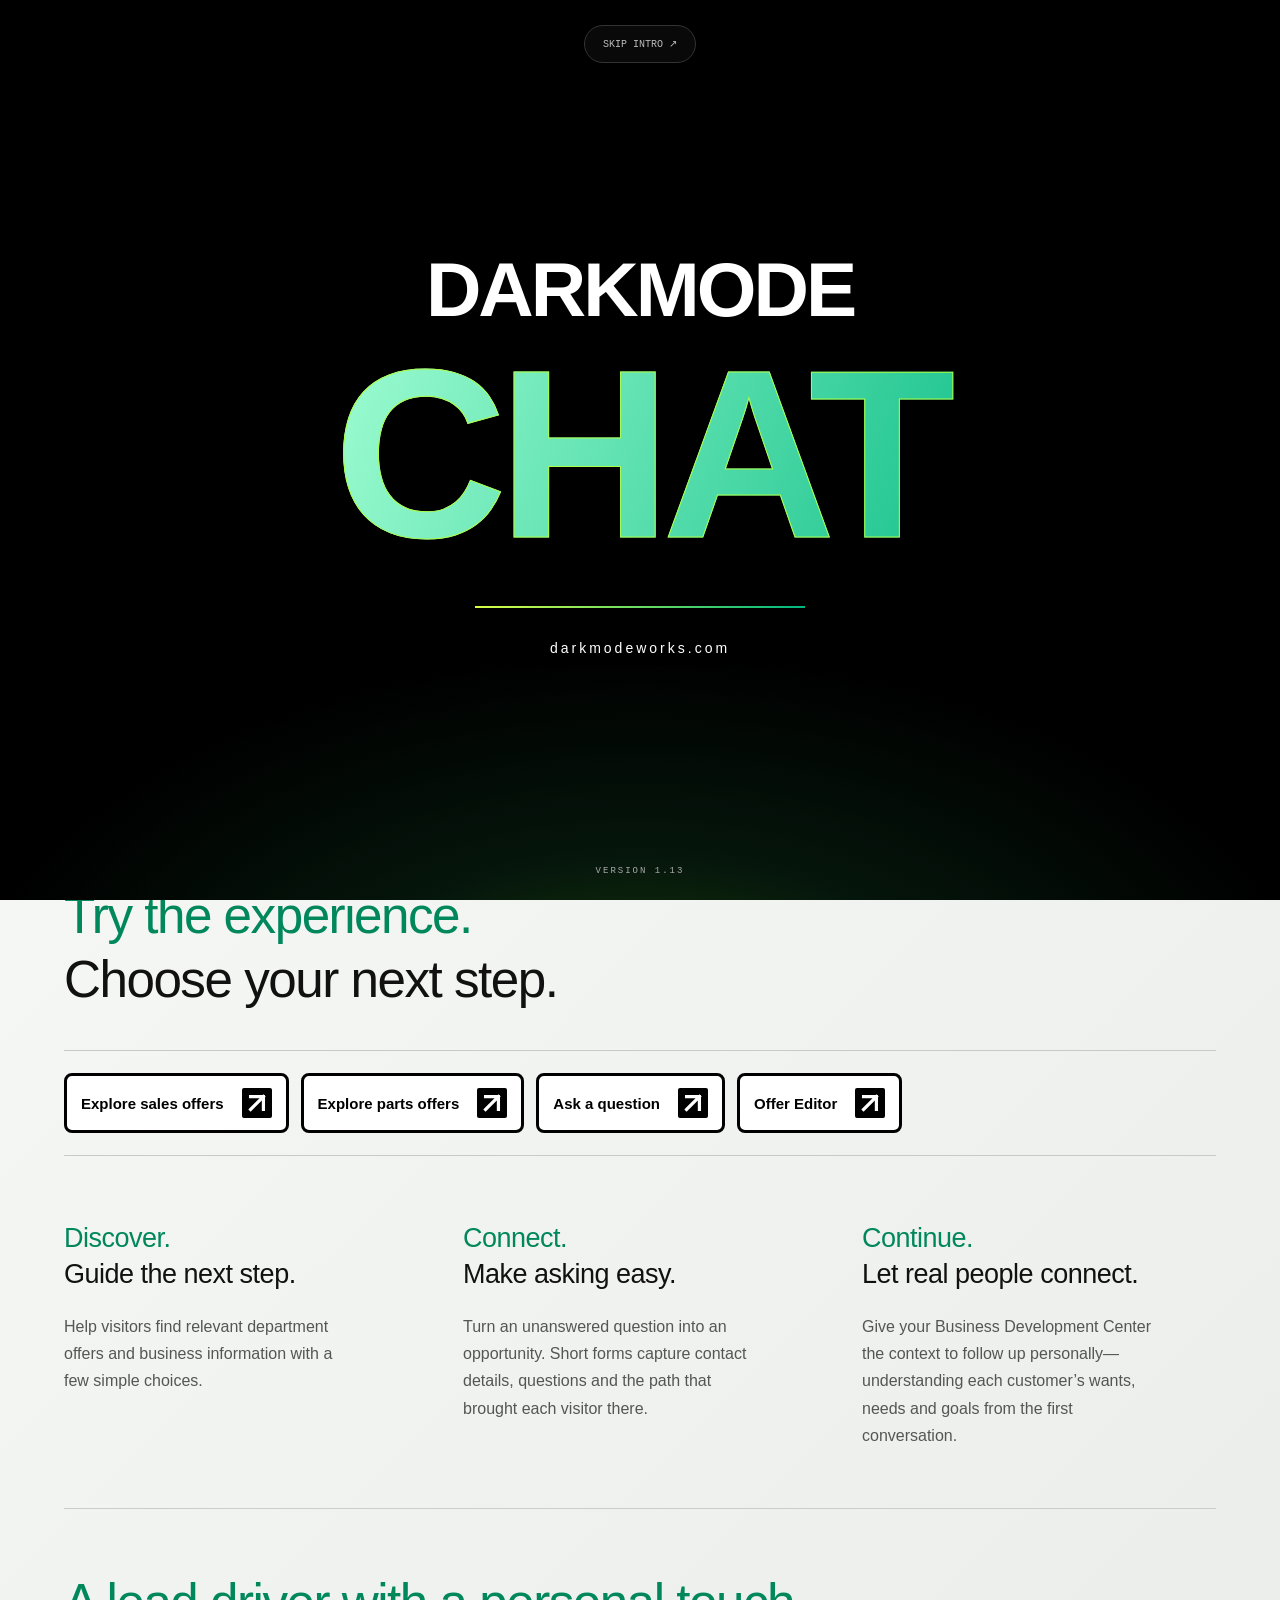
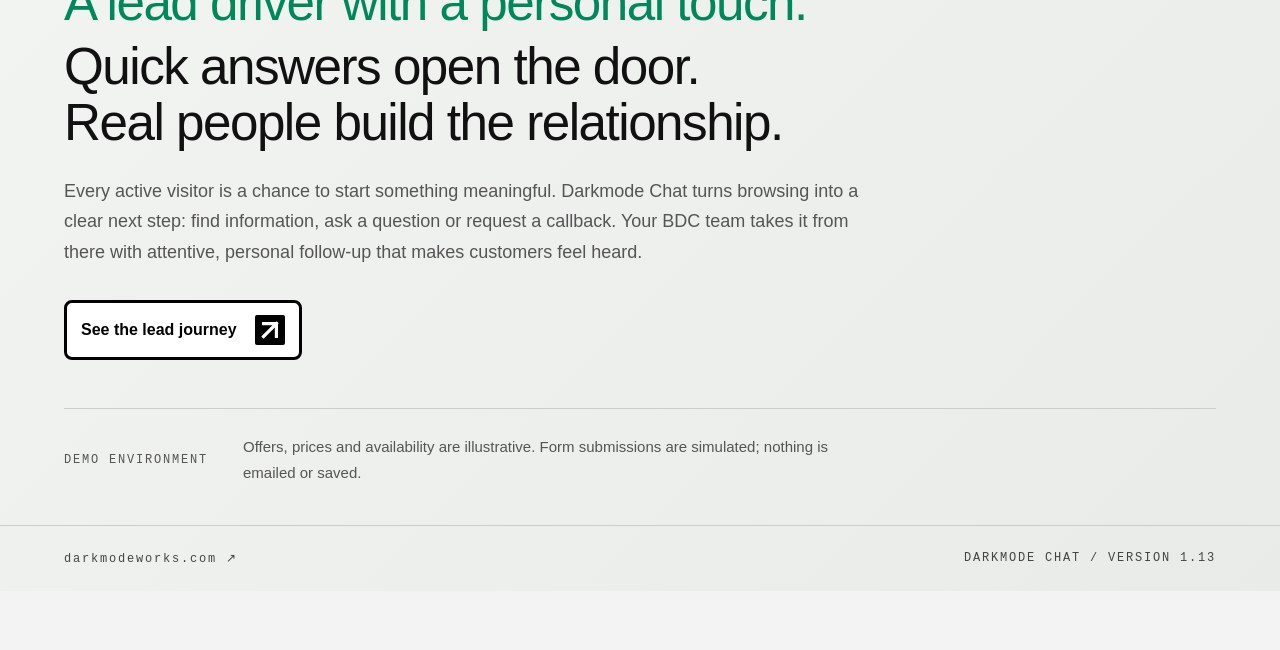
<file: index.html>
<!doctype html><html lang="en"><head><meta charset="utf-8"><meta name="viewport" content="width=device-width,initial-scale=1,viewport-fit=cover"><title>Darkmode Chat — 1.13</title><meta name="description" content="Explore the Darkmode Chat guided conversation prototype."><link rel="icon" href="assets/DARKMODE-IMAGE-002.png"><link rel="stylesheet" href="landing.css"></head><body>
<div id="intro" aria-label="Darkmode Chat introduction"><div class="sunrise"></div><button id="skip">SKIP INTRO ↗</button><div class="intro-content"><strong class="intro-dark">DARKMODE</strong><strong class="intro-chat gradient">CHAT</strong><div class="loading"><span></span></div><a href="https://darkmodeworks.com">darkmodeworks.com</a></div><small>VERSION 1.13</small></div>
<div id="page" inert><header><a class="brand" href="./">DARKMODE <span>CHAT</span></a><span class="edition">INTERACTIVE PROTOTYPE / 01</span><button id="replay">Replay intro <span class="landing-arrow" aria-hidden="true"><svg viewBox="0 0 24 24"><path d="M5 19 19 5M5 5h14v14" fill="none" stroke="currentColor" stroke-width="3.5" stroke-linecap="square" stroke-linejoin="miter"/></svg></span></button></header>
<main><div class="product-identity"><img src="assets/DARKMODE-IMAGE-002.png" alt="Darkmode Chat icon" width="68" height="68"></div><h1><span class="heading-intro">A more human way to connect.</span>Turn interest into leads.<br><span>Keep the connection human.</span></h1><p class="lead">Guide active visitors to the information they need—and give every question a clear path to a real person. Darkmode Chat makes it quick and easy to share an inquiry with your human-led Business Development Center.</p><div class="hero-actions"><button class="primary" data-open-chat>Start a conversation <span class="landing-arrow" aria-hidden="true"><svg viewBox="0 0 24 24"><path d="M5 19 19 5M5 5h14v14" fill="none" stroke="currentColor" stroke-width="3.5" stroke-linecap="square" stroke-linejoin="miter"/></svg></span></button><span class="quiet">Built to capture interest. Designed for personal follow-up.</span></div>
<h2 class="experience-heading"><span class="heading-intro">Try the experience.</span>Choose your next step.</h2><div class="demo-strip"><button data-chat-prompt="Show me sales offers">Explore sales offers <span class="landing-arrow" aria-hidden="true"><svg viewBox="0 0 24 24"><path d="M5 19 19 5M5 5h14v14" fill="none" stroke="currentColor" stroke-width="3.5" stroke-linecap="square" stroke-linejoin="miter"/></svg></span></button><button data-chat-prompt="Show me parts offers">Explore parts offers <span class="landing-arrow" aria-hidden="true"><svg viewBox="0 0 24 24"><path d="M5 19 19 5M5 5h14v14" fill="none" stroke="currentColor" stroke-width="3.5" stroke-linecap="square" stroke-linejoin="miter"/></svg></span></button><button data-chat-prompt="I have a question">Ask a question <span class="landing-arrow" aria-hidden="true"><svg viewBox="0 0 24 24"><path d="M5 19 19 5M5 5h14v14" fill="none" stroke="currentColor" stroke-width="3.5" stroke-linecap="square" stroke-linejoin="miter"/></svg></span></button><a class="editor-link" href="offers-editor.html" target="_blank" rel="noopener noreferrer">Offer Editor <span class="landing-arrow" aria-hidden="true"><svg viewBox="0 0 24 24"><path d="M5 19 19 5M5 5h14v14" fill="none" stroke="currentColor" stroke-width="3.5" stroke-linecap="square" stroke-linejoin="miter"/></svg></span></a></div>
<section class="features"><article><h2><span class="heading-intro">Discover.</span>Guide the next step.</h2><p>Help visitors find relevant department offers and business information with a few simple choices.</p></article><article><h2><span class="heading-intro">Connect.</span>Make asking easy.</h2><p>Turn an unanswered question into an opportunity. Short forms capture contact details, questions and the path that brought each visitor there.</p></article><article><h2><span class="heading-intro">Continue.</span>Let real people connect.</h2><p>Give your Business Development Center the context to follow up personally—understanding each customer’s wants, needs and goals from the first conversation.</p></article></section>
<section class="human-message"><h2><span class="heading-intro">A lead driver with a personal touch.</span>Quick answers open the door.<br>Real people build the relationship.</h2><p>Every active visitor is a chance to start something meaningful. Darkmode Chat turns browsing into a clear next step: find information, ask a question or request a callback. Your BDC team takes it from there with attentive, personal follow-up that makes customers feel heard.</p><button class="primary" data-open-chat>See the lead journey <span class="landing-arrow" aria-hidden="true"><svg viewBox="0 0 24 24"><path d="M5 19 19 5M5 5h14v14" fill="none" stroke="currentColor" stroke-width="3.5" stroke-linecap="square" stroke-linejoin="miter"/></svg></span></button></section><div class="note"><span class="mono">DEMO ENVIRONMENT</span><p>Offers, prices and availability are illustrative. Form submissions are simulated; nothing is emailed or saved.</p></div></main><footer><a href="https://darkmodeworks.com">darkmodeworks.com ↗</a><span>DARKMODE CHAT / VERSION 1.13</span></footer></div>
<script src="business-config.js"></script><script src="keyword-engine.js"></script><script src="widget.js" defer></script><script src="landing.js" defer></script></body></html>
</file>
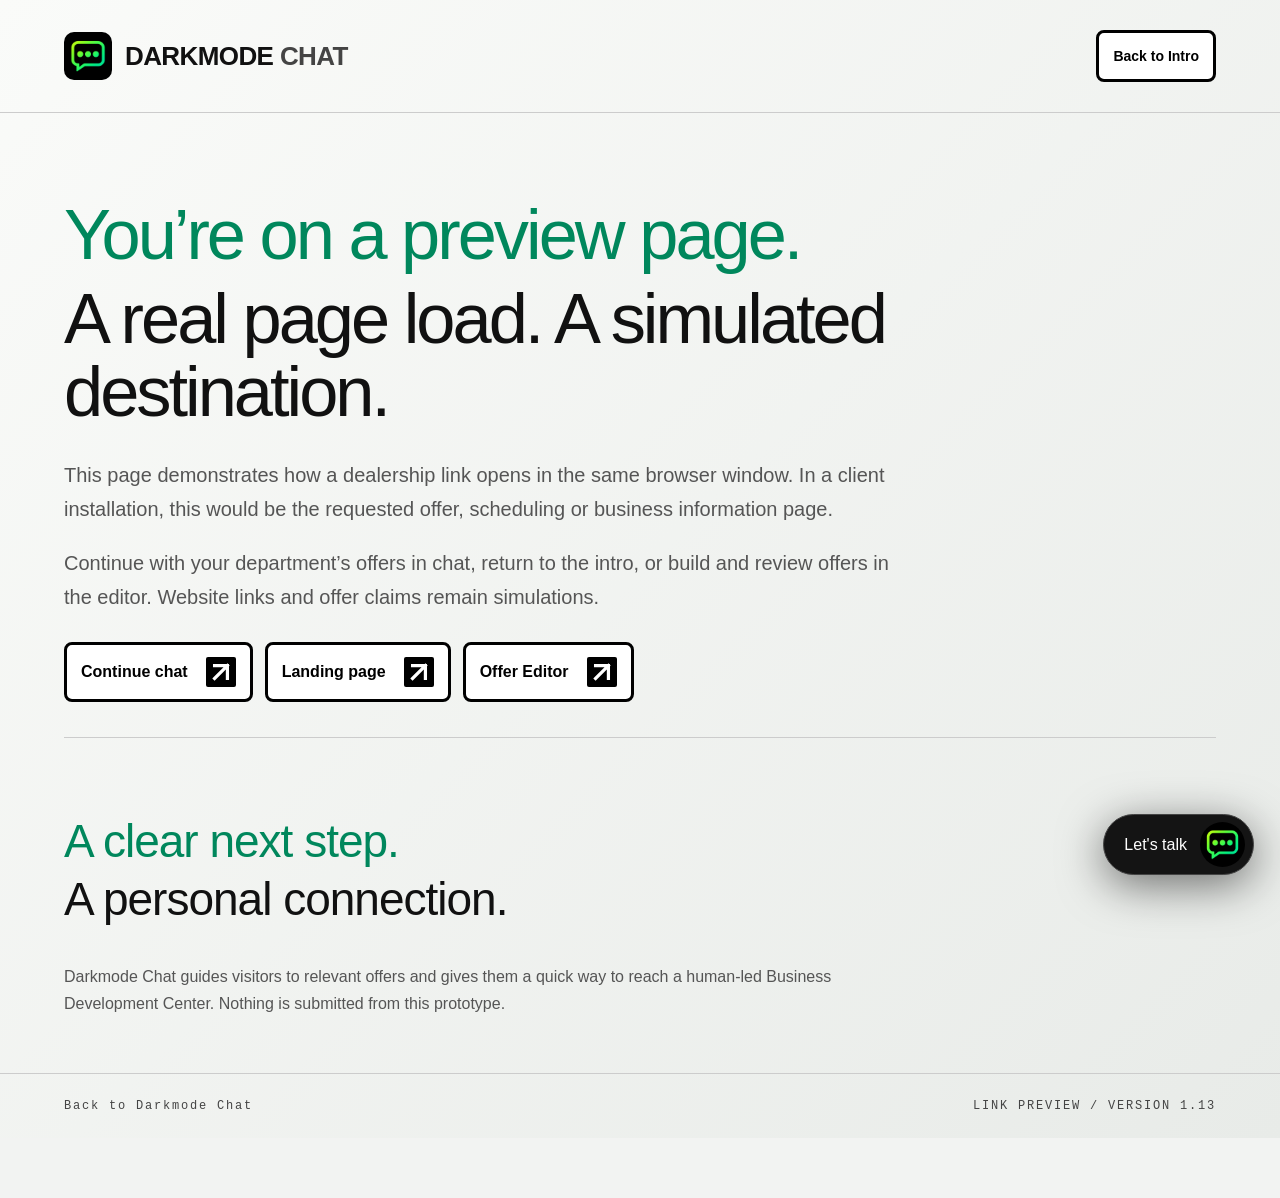
<file: link-preview.html>
<!doctype html><html lang="en"><head><meta charset="utf-8"><meta name="viewport" content="width=device-width,initial-scale=1,viewport-fit=cover"><title>Darkmode Chat — Link Preview</title><link rel="icon" href="assets/DARKMODE-IMAGE-002.png"><link rel="stylesheet" href="landing.css"><link rel="stylesheet" href="offers-editor.css"></head><body><div id="page"><header><a class="studio-brand" href="index.html" aria-label="Back to Darkmode Chat intro"><img src="assets/DARKMODE-IMAGE-002.png" width="48" height="48" alt="Darkmode Chat"><span class="brand">DARKMODE <span>CHAT</span></span></a><a class="intro-link" href="index.html">Back to Intro</a></header><main class="studio"><h1><span class="heading-intro">You’re on a preview page.</span>A real page load. A simulated destination.</h1><p class="lead">This page demonstrates how a dealership link opens in the same browser window. In a client installation, this would be the requested offer, scheduling or business information page.</p><p class="lead">Continue with your department’s offers in chat, return to the intro, or build and review offers in the editor. Website links and offer claims remain simulations.</p><div class="studio-actions preview-actions"><button data-continue-chat>Continue chat <span class="landing-arrow" aria-hidden="true"><svg viewBox="0 0 24 24"><path d="M5 19 19 5M5 5h14v14" fill="none" stroke="currentColor" stroke-width="3.5" stroke-linecap="square"/></svg></span></button><a class="landing-link" href="index.html">Landing page <span class="landing-arrow" aria-hidden="true"><svg viewBox="0 0 24 24"><path d="M5 19 19 5M5 5h14v14" fill="none" stroke="currentColor" stroke-width="3.5" stroke-linecap="square"/></svg></span></a><a class="landing-link" href="offers-editor.html">Offer Editor <span class="landing-arrow" aria-hidden="true"><svg viewBox="0 0 24 24"><path d="M5 19 19 5M5 5h14v14" fill="none" stroke="currentColor" stroke-width="3.5" stroke-linecap="square"/></svg></span></a></div><section class="publish-note"><h2><span class="heading-intro">A clear next step.</span>A personal connection.</h2><p>Darkmode Chat guides visitors to relevant offers and gives them a quick way to reach a human-led Business Development Center. Nothing is submitted from this prototype.</p></section></main><footer><a href="index.html">Back to Darkmode Chat</a><span>LINK PREVIEW / VERSION 1.13</span></footer></div><script src="business-config.js"></script><script src="keyword-engine.js"></script><script src="widget.js" defer></script></body></html>
</file>
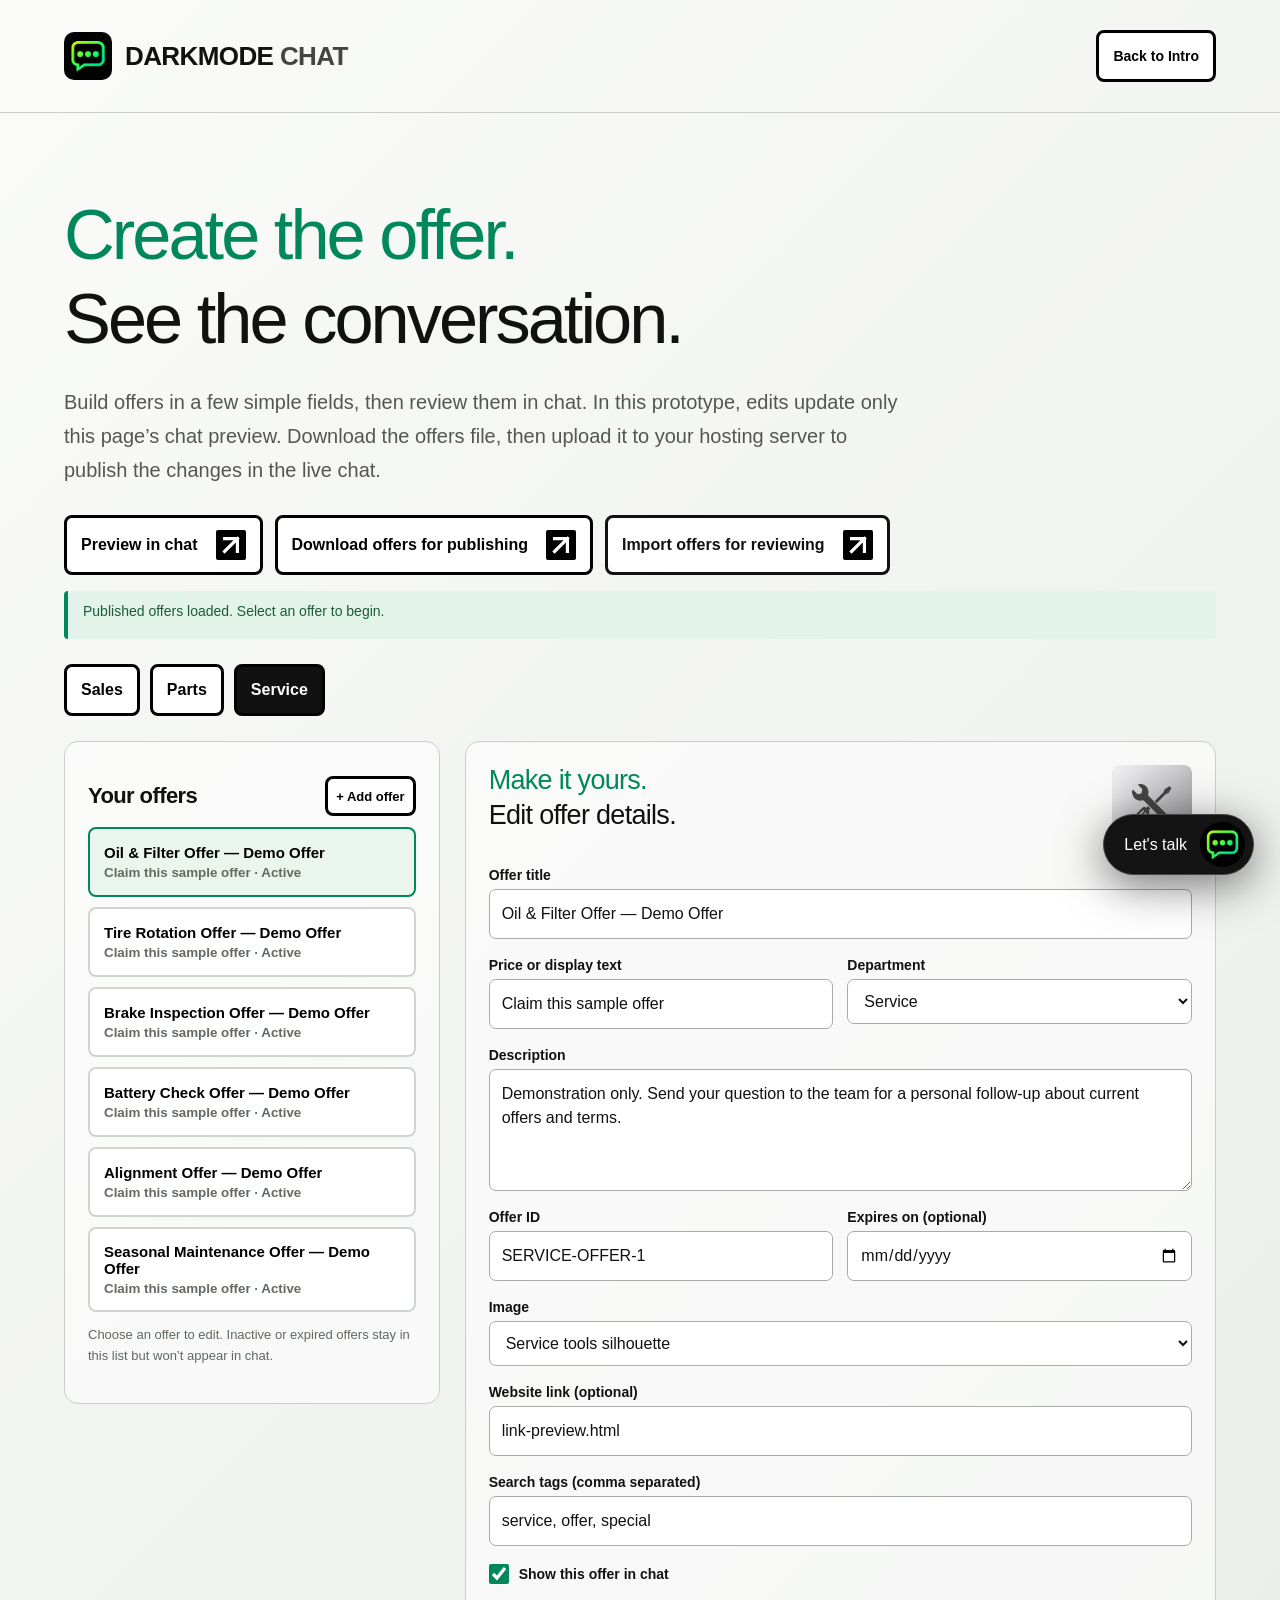
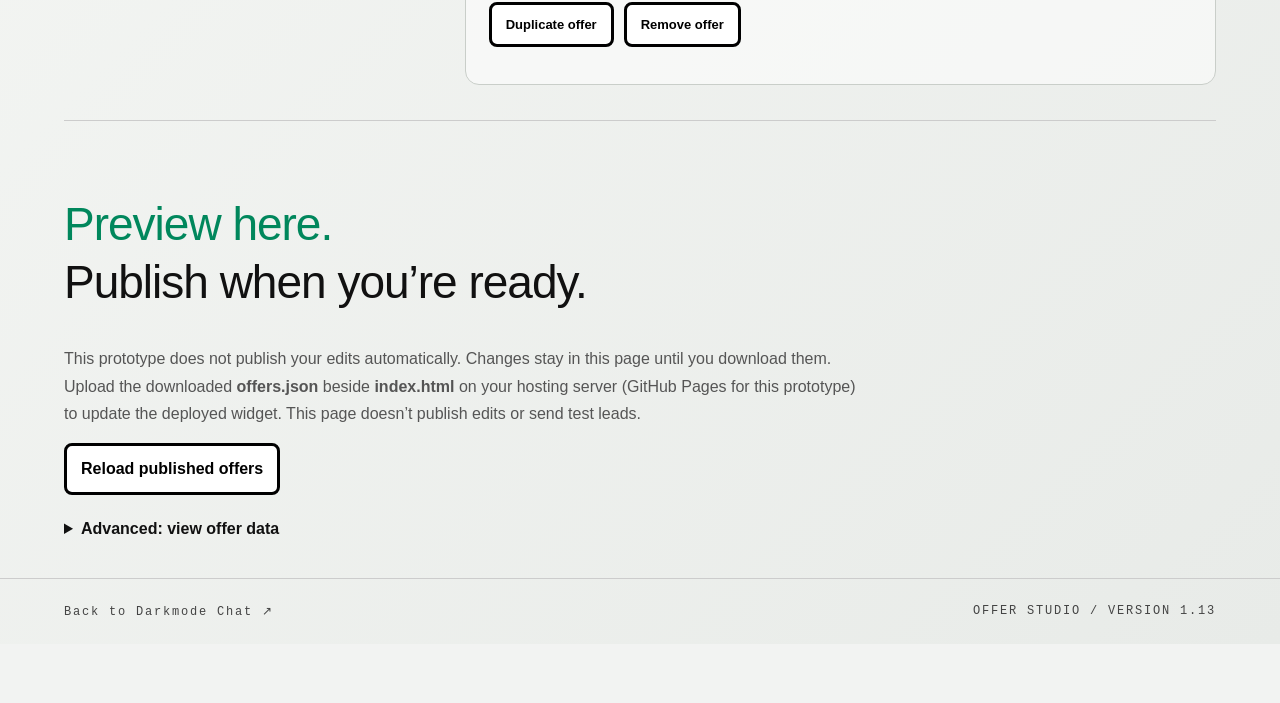
<file: offers-editor.html>
<!doctype html><html lang="en"><head><meta charset="utf-8"><meta name="viewport" content="width=device-width,initial-scale=1,viewport-fit=cover"><title>Darkmode Chat — Offer Studio</title><link rel="icon" href="assets/DARKMODE-IMAGE-002.png"><link rel="stylesheet" href="landing.css"><link rel="stylesheet" href="offers-editor.css"></head><body><div id="page"><header><a class="studio-brand" href="index.html" aria-label="Back to Darkmode Chat intro"><img src="assets/DARKMODE-IMAGE-002.png" width="48" height="48" alt="Darkmode Chat"><span class="brand">DARKMODE <span>CHAT</span></span></a><a class="studio-link intro-link" href="index.html">Back to Intro</a></header><main class="studio"><h1><span class="heading-intro">Create the offer.</span>See the conversation.</h1><p class="lead">Build offers in a few simple fields, then review them in chat. In this prototype, edits update only this page’s chat preview. Download the offers file, then upload it to your hosting server to publish the changes in the live chat.</p><div class="studio-actions"><button id="preview">Preview in chat <span class="landing-arrow" aria-hidden="true"><svg viewBox="0 0 24 24"><path d="M5 19 19 5M5 5h14v14" fill="none" stroke="currentColor" stroke-width="3.5" stroke-linecap="square"/></svg></span></button><button id="download">Download offers for publishing <span class="landing-arrow" aria-hidden="true"><svg viewBox="0 0 24 24"><path d="M5 19 19 5M5 5h14v14" fill="none" stroke="currentColor" stroke-width="3.5" stroke-linecap="square"/></svg></span></button><label class="file-button" for="import">Import offers for reviewing <span class="landing-arrow" aria-hidden="true"><svg viewBox="0 0 24 24"><path d="M5 19 19 5M5 5h14v14" fill="none" stroke="currentColor" stroke-width="3.5" stroke-linecap="square"/></svg></span></label><input type="file" id="import" accept=".json,application/json" hidden></div><p id="status" role="status" aria-live="polite">Loading offers…</p><nav class="department-tabs" aria-label="Offer department"><button data-dept="sales" aria-pressed="false">Sales</button><button data-dept="parts" aria-pressed="false">Parts</button><button data-dept="service" aria-pressed="true">Service</button></nav><div class="workspace"><section class="offer-picker"><div class="panel-heading"><h2>Your offers</h2><button id="add">+ Add offer</button></div><div id="offer-list"></div><p class="hint">Choose an offer to edit. Inactive or expired offers stay in this list but won’t appear in chat.</p></section><section class="offer-panel"><form id="offer-form" novalidate><div class="edit-heading"><h2><span class="heading-intro">Make it yours.</span>Edit offer details.</h2><img id="image-preview" src="assets/DARKMODE-IMAGE-004.png" alt="Selected offer placeholder"></div><label>Offer title<input id="name" name="name" required maxlength="150" placeholder="e.g. oil & filter service"></label><div class="field-pair"><label>Price or display text<input id="price" name="price" required maxlength="100" placeholder="e.g. ask for details"></label><label>Department<select id="department" name="department"><option value="sales">Sales</option><option value="parts">Parts</option><option value="service">Service</option></select></label></div><label>Description<textarea id="description" name="description" required maxlength="1500" rows="4"></textarea></label><div class="field-pair"><label>Offer ID<input id="id" name="id" required maxlength="100"></label><label>Expires on (optional)<input type="date" id="expires" name="expires"></label></div><label>Image<select id="image" name="image"><option value="assets/DARKMODE-IMAGE-001.png">Vehicle silhouette</option><option value="assets/DARKMODE-IMAGE-003.png">Automotive part silhouette</option><option value="assets/DARKMODE-IMAGE-004.png">Service tools silhouette</option></select></label><label>Website link (optional)<input type="url" id="url" name="url" placeholder="https://"></label><label>Search tags (comma separated)<input id="tags" name="tags" placeholder="service, oil change"></label><label class="toggle"><input type="checkbox" id="active" name="active"> Show this offer in chat</label><div class="edit-actions"><button type="button" id="duplicate">Duplicate offer</button><button type="button" id="remove">Remove offer</button></div><p id="field-error" role="alert"></p></form><p id="empty" hidden>No offers selected. Add an offer to get started.</p></section></div><section class="publish-note"><h2><span class="heading-intro">Preview here.</span>Publish when you’re ready.</h2><p>This prototype does not publish your edits automatically. Changes stay in this page until you download them. Upload the downloaded <b>offers.json</b> beside <b>index.html</b> on your hosting server (GitHub Pages for this prototype) to update the deployed widget. This page doesn’t publish edits or send test leads.</p><button id="reload">Reload published offers</button><details><summary>Advanced: view offer data</summary><pre id="json-preview"></pre></details></section></main><footer><a href="index.html">Back to Darkmode Chat ↗</a><span>OFFER STUDIO / VERSION 1.13</span></footer></div><script src="business-config.js"></script><script>window.DARKMODE_CONFIG.editorMode=true;window.DARKMODE_CONFIG.offersSource.enabled=false;</script><script src="keyword-engine.js"></script><script src="widget.js" defer></script><script src="offers-editor.js" defer></script></body></html>
</file>
<file: landing.css>
*{box-sizing:border-box}body{margin:0;background:#090909;color:#f5f5f5;font-family:Arial,Helvetica,sans-serif}button,a{-webkit-tap-highlight-color:transparent}button{cursor:pointer;font:inherit}a{color:inherit;text-decoration:none}button:focus-visible,a:focus-visible{outline:2px solid #baff49;outline-offset:5px}header{max-width:1400px;margin:auto;padding:30px 5%;display:flex;align-items:center;justify-content:space-between;border-bottom:1px solid #242424}.brand{font-weight:900;letter-spacing:-.6px;font-size:21px}.brand span{color:#a2a2a2}.edition,.mono,.eyebrow,footer{font:10px monospace;letter-spacing:1.8px}header button{border:1px solid #363636;border-radius:30px;background:transparent;color:#bbb;padding:11px 17px;font-size:11px}main{max-width:1400px;margin:auto;padding:88px 5% 0}.eyebrow{color:#bbb;display:flex;align-items:center;gap:12px}.eyebrow i{height:6px;width:6px;background:#ddd;border-radius:50%}h1{font-size:clamp(44px,6.6vw,94px);font-weight:500;line-height:1.04;letter-spacing:-5px;margin:30px 0}h1 span{color:#7e7e7e}.lead{font-size:18px;line-height:1.7;color:#aaa}.hero-actions{display:flex;align-items:center;gap:25px;margin:34px 0 70px}.primary{background:#eee;border:0;border-radius:7px;padding:18px 22px;color:#111;font-size:13px;font-weight:bold}.primary span{margin-left:24px}.quiet{color:#777;font-size:12px}.demo-strip{display:flex;align-items:center;gap:12px;flex-wrap:wrap;padding:22px 0;border-block:1px solid #292929}.demo-strip>span{margin-right:auto;color:#888}.demo-strip button{background:#161616;border:1px solid #303030;color:#ddd;border-radius:24px;font-size:12px;padding:12px 17px}.demo-strip button:hover{background:#292929}.features{display:grid;grid-template-columns:repeat(3,1fr);gap:45px;padding:43px 0}.features article>span{font:10px monospace;letter-spacing:2px;color:#777}.features h2{font-size:23px;font-weight:400;letter-spacing:-.5px}.features p{max-width:290px;color:#888;font-size:13px;line-height:1.7}.note{padding:25px 0 40px;border-top:1px solid #242424;display:flex;gap:35px;align-items:center;color:#777}.note p{font-size:12px;line-height:1.7;max-width:600px;margin:0}footer{border-top:1px solid #242424;padding:25px 5%;display:flex;justify-content:space-between;color:#777;margin-bottom:60px}.gradient{background:linear-gradient(110deg,#d5ff46,#72fa4a,#00b580,#a9ff43);background-size:250% 100%;color:transparent;background-clip:text;-webkit-background-clip:text;animation:flow 7s linear infinite}@keyframes flow{to{background-position:250% 0}}#intro{position:fixed;inset:0;background:#000;z-index:2147483647;display:grid;place-items:center;overflow:hidden}#intro[hidden]{display:none}.sunrise{position:absolute;inset:0;background:radial-gradient(ellipse 65% 55% at 50% 112%,#52bf1966 0%,#124b284a 38%,transparent 75%);animation:sun 6s ease forwards;opacity:.15}@keyframes sun{to{opacity:1;transform:scale(1.1)}}.intro-content{position:relative;text-align:center;display:flex;flex-direction:column;align-items:center;width:90%}.intro-dark{font-size:clamp(35px,6vw,80px);letter-spacing:-3px;animation:reveal 1.3s .3s both}.intro-chat{font-size:clamp(100px,19vw,240px);line-height:1;font-weight:900;letter-spacing:-9px;-webkit-text-stroke:1px #aaff49;animation:reveal 1.3s 1s both,flow 6s linear infinite}.loading{height:2px;width:min(330px,65vw);background:#173121;margin:32px 0;animation:reveal 1s 1.7s both}.loading span{display:block;height:100%;background:linear-gradient(90deg,#d6ff46,#00b780);transform-origin:left;animation:fill 3s 1.7s both}.intro-content a{font-size:14px;letter-spacing:3px;text-shadow:0 2px 12px #000;animation:reveal 1.3s 2.2s both}#intro small{position:absolute;bottom:24px;font:9px monospace;letter-spacing:2px;color:#aaa}#skip{position:absolute;right:28px;top:25px;border:1px solid #333;border-radius:25px;padding:12px 18px;background:#090909;color:#bbb;font:10px monospace;z-index:2}#intro.out .intro-content{animation:depart .8s forwards}#intro.out{opacity:0;transition:opacity .9s .4s}@keyframes reveal{from{opacity:0;filter:blur(16px);transform:translateY(-20px)}to{opacity:1;filter:blur(0);transform:translateY(0)}}@keyframes depart{to{filter:blur(18px);transform:translateY(-20px);opacity:0}}@keyframes fill{from{transform:scaleX(0)}to{transform:scaleX(1)}}@media(max-width:650px){header{padding:22px 6%}.edition{display:none}main{padding:65px 6% 0}h1{letter-spacing:-2.3px}.lead{font-size:16px}.hero-actions{align-items:flex-start;flex-direction:column;gap:16px;margin-bottom:45px}.demo-strip>span{width:100%;margin:0 0 6px}.features{grid-template-columns:1fr;gap:22px}.features article{border-bottom:1px solid #222;padding-bottom:15px}.note{align-items:flex-start;flex-direction:column;gap:12px}footer{font-size:8px;gap:15px}.intro-chat{letter-spacing:-5px}.intro-dark{letter-spacing:-1px}}@media(prefers-reduced-motion:reduce){*,*:before,*:after{animation:none!important;transition:none!important}.sunrise{opacity:.7}}
/* 1.1 landing refinements; cinematic intro rules remain unchanged. */
html{width:100%;overflow-x:clip;-webkit-text-size-adjust:100%;text-size-adjust:100%}body{width:100%;min-width:0;overflow-x:clip}#page{width:100%}.brand,.brand span{font-size:26px}.edition,.mono,.eyebrow,footer{font-size:12px}.lead{font-size:20px}.primary{font-size:16px}.quiet{font-size:14px}.demo-strip button{font-size:15px}.features article>span{font-size:12px}.features h2{font-size:27px}.features p{font-size:16px}.note p{font-size:15px}#replay{background:#050706;color:#8fffd2;border:1px solid #00b77d;font-weight:800;font-size:14px}h1{font-size:clamp(46px,6.8vw,98px)}
@media(max-width:650px){header{gap:10px;padding:20px 5%}.brand,.brand span{font-size:23px}#replay{font-size:12px;padding:10px;flex-shrink:0}main{padding-inline:5%}h1{font-size:clamp(40px,10.4vw,58px);letter-spacing:-2px;overflow-wrap:normal}.lead{font-size:18px}.demo-strip button{font-size:14px}.features h2{font-size:27px}footer{font-size:10px;flex-wrap:wrap}.eyebrow{font-size:10px;letter-spacing:1.3px}}
/* 1.8 — light landing; intro retains its black stage. */
body{background:#f2f3f2;color:#111}#page{background:linear-gradient(135deg,#fafbf9,#e8ebe8);min-height:100dvh}.brand span{color:#444}header{border-color:#ccc}.edition,.eyebrow{color:#555}.eyebrow i{background:#222}h1 span{color:#777}.lead{color:#555}.primary{background:#111;color:#fff}.quiet{color:#666}.demo-strip{border-color:#c7cbc7}.demo-strip>span{color:#555}.demo-strip button{background:#111;border-color:#111;color:#fff}.demo-strip button:hover{background:#333}.features article>span{color:#666}.features p{color:#555}.features article{border-color:#ccc}.note{border-color:#ccc;color:#555}footer{border-color:#ccc;color:#444}#replay{background:#111;color:#fff;border-color:#111}
#intro{color:#fff}.intro-chat{display:block;padding-inline:.12em;margin-inline:-.12em;background-repeat:repeat;background-origin:border-box;-webkit-text-fill-color:transparent;background-image:linear-gradient(110deg,#a3ffd4 0%,#00b780 50%,#a3ffd4 100%);background-size:250% 100%;overflow:visible}.intro-content a{color:white}
/* 1.9 — landing button system and BDC story */
#skip{left:50%;right:auto;transform:translateX(-50%);white-space:nowrap}
#page button,#page #replay{display:inline-flex;align-items:center;justify-content:space-between;gap:18px;border:3px solid #000;background:#fff;color:#000;font-weight:800;border-radius:8px;padding:12px 14px;min-height:52px}
#page button:hover,#page #replay:hover{background:#e8eae8;color:#000;border-color:#000}
.landing-arrow{margin:0!important;display:grid;place-items:center;width:30px;height:30px;flex:0 0 30px;background:#000;color:#fff;border-radius:2px}.landing-arrow svg{width:22px;height:22px;display:block}
.lead{max-width:850px}.human-message{padding:42px 0 48px;border-top:1px solid #ccc}.human-message h2{font-size:clamp(30px,4vw,52px);font-weight:500;line-height:1.1;letter-spacing:-1.5px;margin:24px 0}.human-message p{max-width:800px;font-size:18px;line-height:1.7;color:#555;margin-bottom:25px}
@media(max-width:650px){#page #replay{font-size:11px;gap:8px;padding:8px;min-height:44px}.landing-arrow{width:26px;height:26px;flex-basis:26px}.landing-arrow svg{width:19px;height:19px}.hero-actions .quiet{max-width:270px}.human-message p{font-size:16px}}
.product-identity{margin-bottom:24px}.product-identity img{display:block;border-radius:14px}.human-message .primary{margin-top:8px}

#page .demo-strip .editor-link{display:inline-flex;align-items:center;justify-content:space-between;gap:18px;border:3px solid #000;background:#fff;color:#000;font-weight:800;border-radius:8px;padding:12px 14px;min-height:52px;font-size:15px;text-decoration:none}#page .demo-strip .editor-link:hover{background:#e8eae8}@media(max-width:650px){#page .demo-strip .editor-link{font-size:14px}}
/* 1.12 — integrated heading groups */
#page .heading-intro{display:block;color:#00875c;font:inherit;letter-spacing:inherit;line-height:inherit;margin-bottom:.15em}.experience-heading{font-size:clamp(30px,4vw,52px);font-weight:500;line-height:1.1;letter-spacing:-1.5px}.features .heading-intro{font:inherit;color:#00875c}.features h2{line-height:1.2}.demo-strip{justify-content:flex-start}
@media(max-width:650px){.demo-strip{flex-direction:column;align-items:stretch}.demo-strip button,#page .demo-strip .editor-link{width:100%;text-align:left;justify-content:space-between;align-self:flex-start}.experience-heading{font-size:32px}}

#page .intro-link{display:inline-flex;align-items:center;justify-content:center;border:3px solid #000;border-radius:8px;background:#fff;color:#000;font-weight:800;padding:12px 14px;min-height:52px;font-size:14px}#page .intro-link:hover{background:#e8eae8}
#page .landing-link{display:inline-flex;align-items:center;justify-content:space-between;gap:18px;border:3px solid #000;border-radius:8px;background:#fff;color:#000;font-weight:800;padding:12px 14px;min-height:52px;text-align:left}#page .landing-link:hover{background:#e8eae8}
@media(max-width:650px){#page .intro-link{font-size:11px;padding:8px;min-height:44px;white-space:nowrap}.preview-actions{flex-direction:column;align-items:stretch}}
</file>
<file: offers-editor.css>
.studio-brand{display:flex;align-items:center;gap:13px}.studio-brand img{border-radius:10px}.studio-link{font-size:14px;font-weight:800}.studio{padding-top:55px}.studio h1{font-size:clamp(42px,5.5vw,76px);letter-spacing:-3px;max-width:1000px}.studio-actions{display:flex;flex-wrap:wrap;gap:12px;margin:28px 0 16px}.square-arrow{display:grid;place-items:center;background:#000;color:#fff;width:28px;height:28px;font-size:24px;font-weight:900}.file-button{display:inline-flex;align-items:center;justify-content:space-between;gap:18px;border:3px solid #111;background:white;padding:12px 14px;border-radius:8px;cursor:pointer;font-weight:800}.studio input,.studio textarea,.studio select{display:block;width:100%;font:16px/1.5 Arial;padding:12px;border:1px solid #aaa;border-radius:7px;background:#fff;color:#111;margin-top:6px;min-width:0}.studio textarea{resize:vertical}.studio input:focus,.studio select:focus,.studio textarea:focus{outline:2px solid #00875c;outline-offset:2px}.studio label{font-size:14px;font-weight:700;display:block;margin-bottom:18px}.studio .file-button{margin-bottom:0;font-size:16px}.department-tabs{display:flex;gap:10px;margin:25px 0}.department-tabs button[aria-pressed=true]{background:#111!important;color:#fff!important}.workspace{display:grid;grid-template-columns:minmax(230px,.8fr) minmax(0,1.6fr);gap:25px;align-items:start}.offer-picker,.offer-panel{padding:23px;border:1px solid #c9cec9;border-radius:14px;background:#fff8;min-width:0}.panel-heading{display:flex;align-items:center;justify-content:space-between;gap:10px}.panel-heading h2{font-size:22px;letter-spacing:-.6px}.panel-heading button{font-size:13px!important;padding:8px!important;min-height:40px!important}#offer-list{display:flex;flex-direction:column;gap:10px}#page .offer-select{width:100%;text-align:left;border:2px solid #d0d5d0;background:#fff;display:block;padding:14px;min-height:70px}#page .offer-select[aria-pressed=true]{border-color:#00875c;background:#eaf6ed}#page .offer-select strong{display:block;font-size:15px}#page .offer-select small{display:block;color:#626a62;margin-top:4px}.edit-heading{display:flex;justify-content:space-between;gap:15px;margin-bottom:22px}.edit-heading h2{font-size:27px;line-height:1.15;font-weight:500;letter-spacing:-.7px;margin:0}.edit-heading img{width:80px;height:80px;border-radius:8px;object-fit:cover}.field-pair{display:grid;grid-template-columns:1fr 1fr;gap:14px}.toggle{display:flex!important;align-items:center;gap:10px}.toggle input{width:20px;height:20px;margin:0;accent-color:#00875c}.edit-actions{display:flex;gap:10px;flex-wrap:wrap}.edit-actions button{font-size:13px!important;min-height:42px!important}.hint{font-size:13px;line-height:1.6;color:#616861}.publish-note{padding:40px 0;margin-top:35px;border-top:1px solid #ccc}.publish-note h2{font-size:clamp(28px,3.8vw,46px);line-height:1.1;letter-spacing:-1px;font-weight:500}.publish-note p{max-width:800px;color:#555;line-height:1.7}#status{padding:12px 15px;background:#e2f3e9;border-left:4px solid #00875c;border-radius:4px;min-height:48px;font-size:14px;color:#1c5a3d}#status.error{border-color:#a92c20;background:#ffe9e5;color:#7e221c}#field-error{color:#a92c20;font-size:14px}details{margin-top:25px}summary{cursor:pointer;font-weight:700}pre{white-space:pre-wrap;overflow-wrap:anywhere;padding:18px;background:#141414;color:#baf5d7;border-radius:8px;font-size:12px;max-height:360px;overflow:auto}[hidden]{display:none!important}@media(max-width:700px){.studio{padding-top:32px}.studio h1{letter-spacing:-1.8px}.studio-brand{gap:8px}.studio-brand .brand,.studio-brand .brand span{font-size:18px}.studio-brand img{width:40px;height:40px}.studio-link{font-size:12px}.studio-actions{flex-direction:column;align-items:stretch}.studio-actions button,.studio-actions .file-button{width:100%}.workspace{grid-template-columns:1fr}.offer-picker,.offer-panel{padding:17px}.field-pair{grid-template-columns:1fr;gap:0}.department-tabs{display:grid;grid-template-columns:repeat(3,1fr);gap:7px}.department-tabs button{padding:10px!important;font-size:14px!important;justify-content:center!important}.studio h1{font-size:42px}header{padding:18px 5%}.edit-heading h2{font-size:25px}}

.studio label.file-button{display:flex;align-items:center;justify-content:space-between;text-align:left}

/* Date controls must shrink within mobile form columns, including Safari. */
.studio input[type=date]{width:100%;max-width:100%;min-width:0;box-sizing:border-box;text-align:left;display:block;-webkit-appearance:none;appearance:none;min-height:50px}
.studio input[type=date]::-webkit-date-and-time-value{text-align:left;min-width:0}
.studio input[type=date]::-webkit-datetime-edit{padding:0;text-align:left;display:inline-flex}
.studio input[type=date]::-webkit-datetime-edit-fields-wrapper{padding:0}
.field-pair>label{min-width:0;max-width:100%}
</file>
